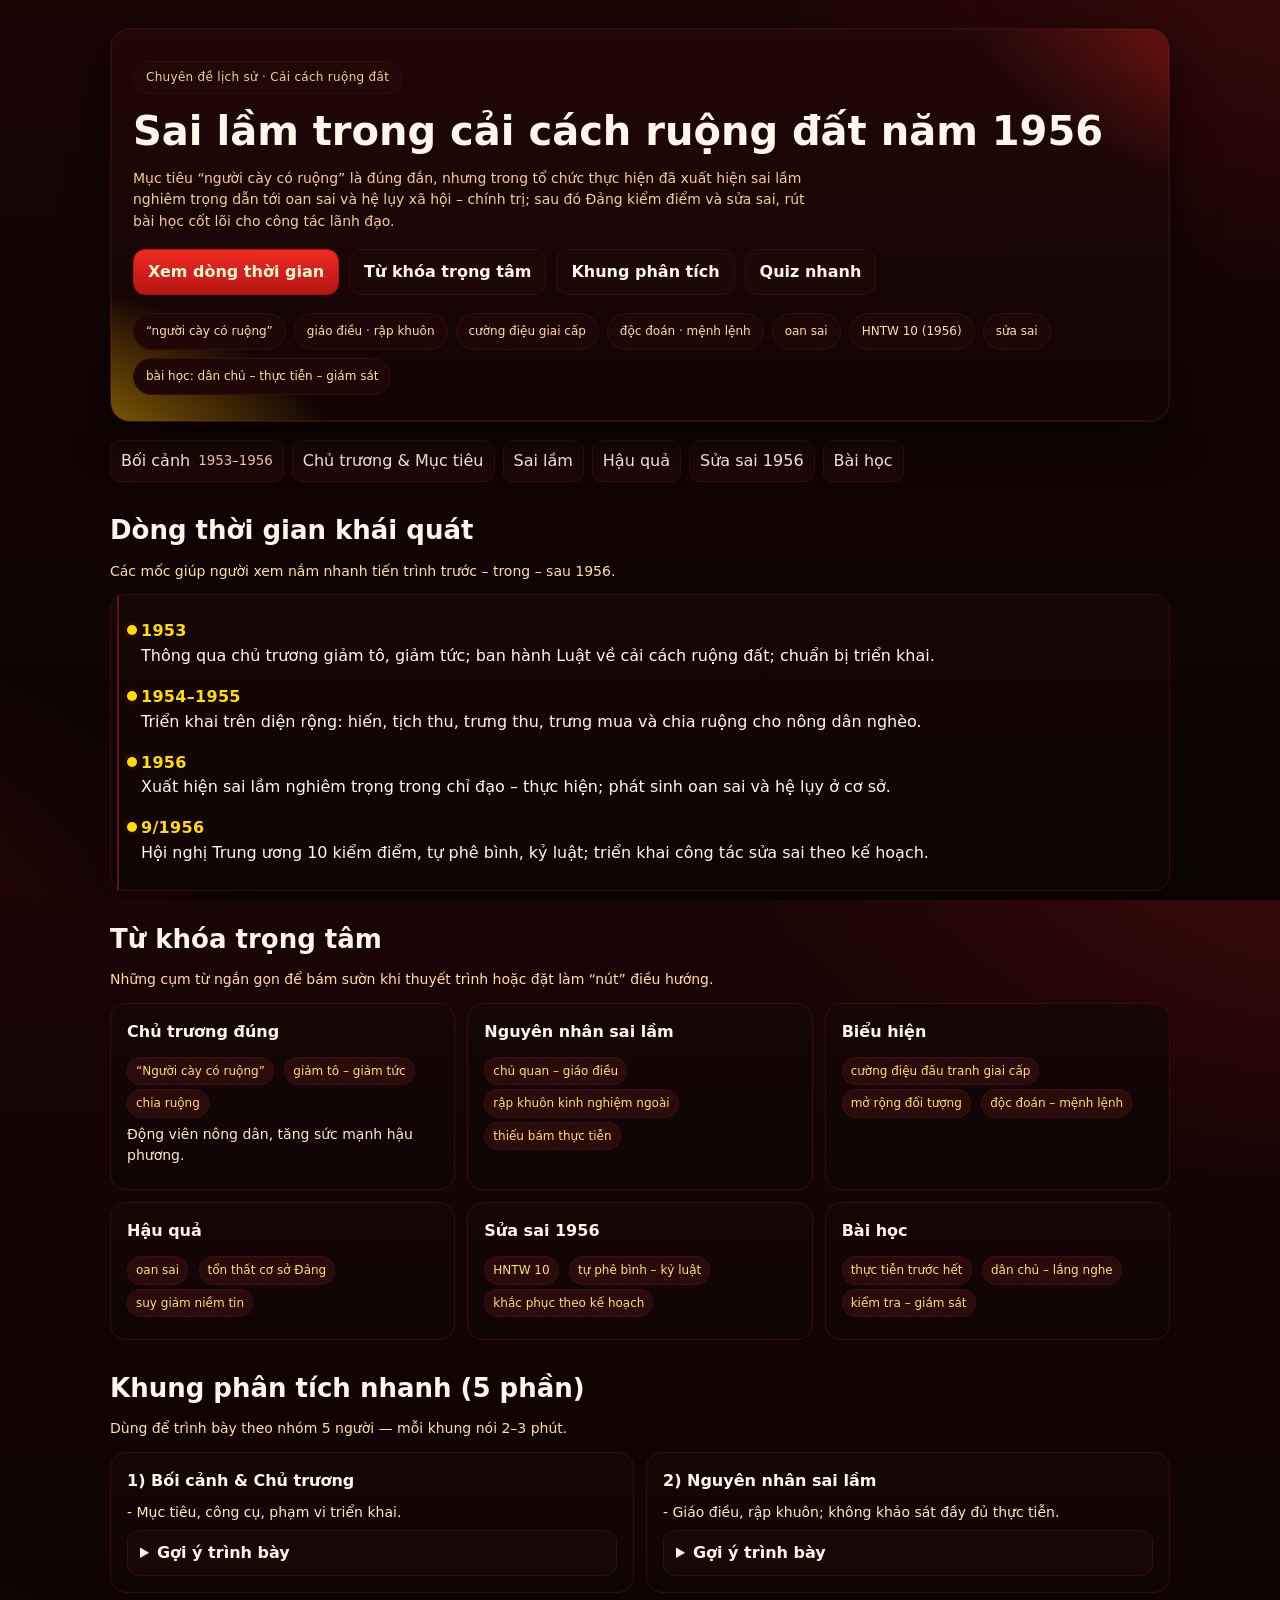
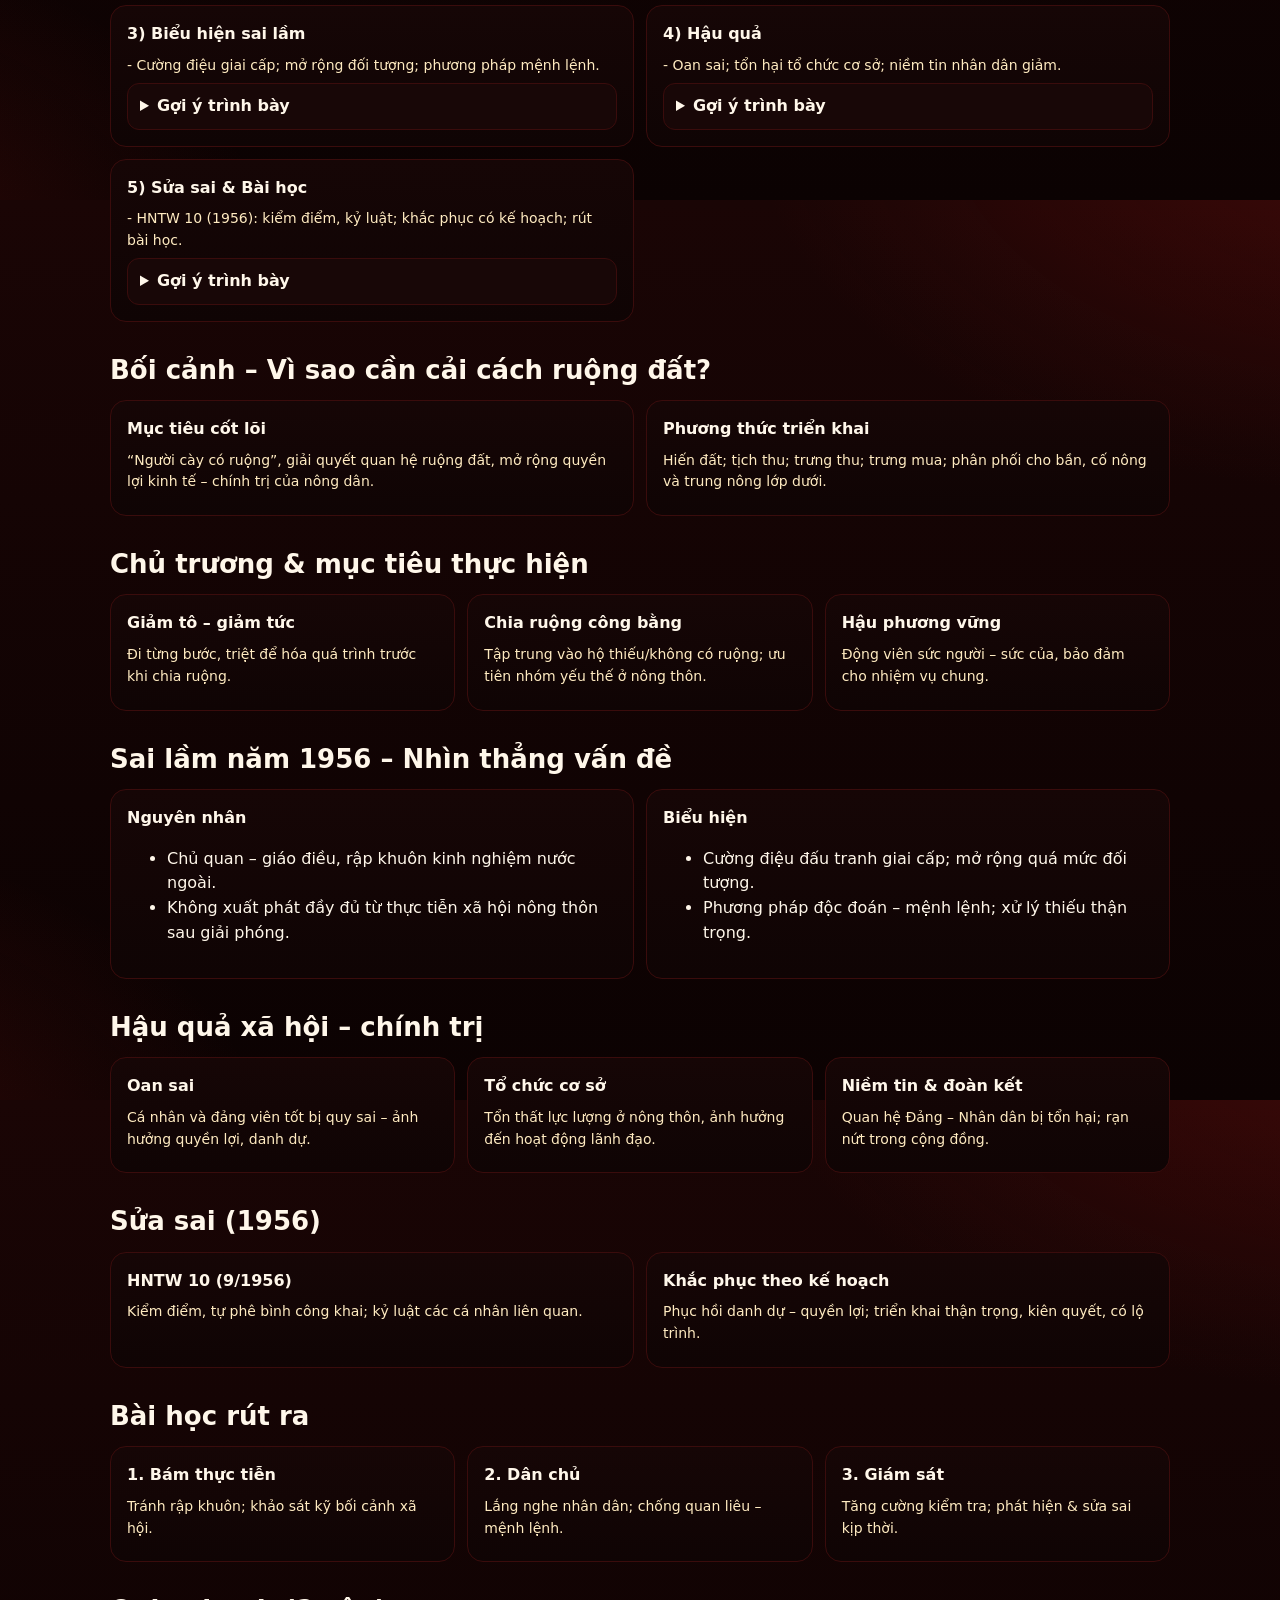
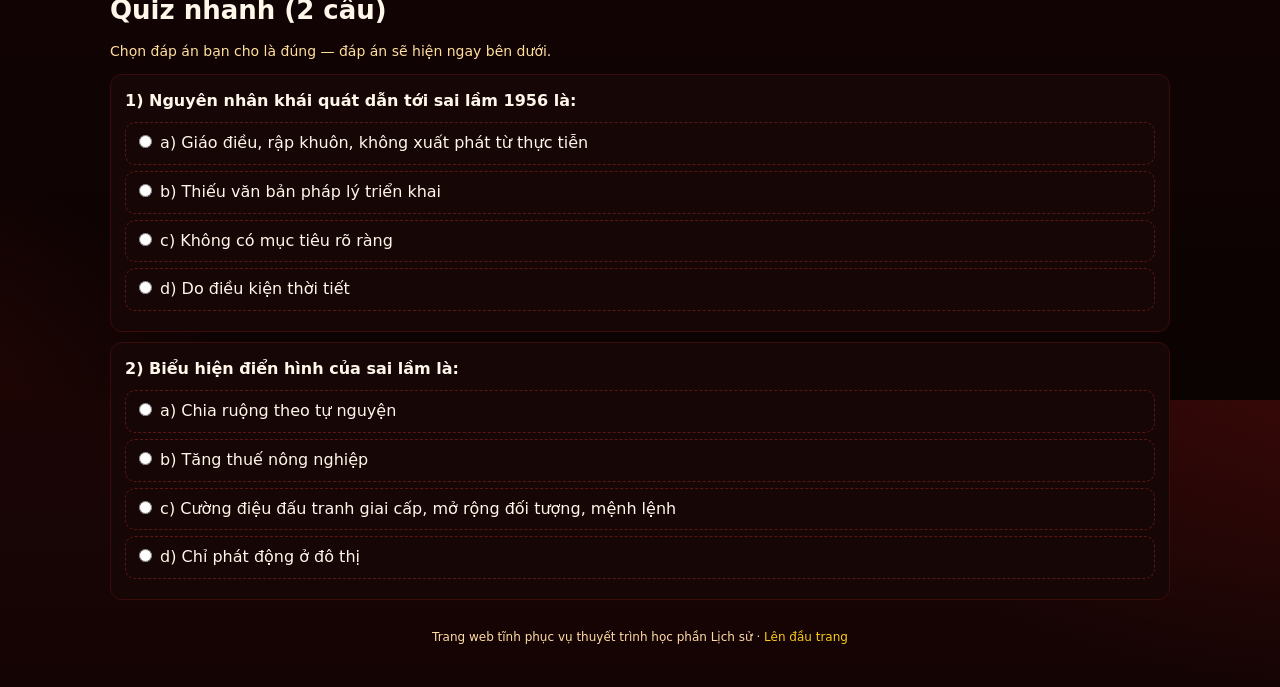
<file: home.html>
<!DOCTYPE html>
<html lang="vi">
<head>
<meta charset="utf-8" />
<meta name="viewport" content="width=device-width, initial-scale=1" />
<title>Sai lầm trong cải cách ruộng đất năm 1956</title>
<style>
  /* ====== PALETTE: VN FLAG ====== */
  :root{
    --red:#DA251D;           /* cờ đỏ VN */
    --red-deep:#8f120f;
    --red-dark:#250606;
    --gold:#FFDE00;          /* vàng sao */
    --gold-soft:#facc15;     /* vàng dịu */
    --ink:#0a0a0a;
    --bg:#120404;            /* nền tối ám đỏ */
    --panel:#1a0707;
    --card:#130505;
    --text:#fff7ea;          /* chữ sáng ngà */
    --muted:#f1cf90;         /* chữ phụ */
    --border:#3a0c0c;
    --ring:#ffd95a;
    --ok:#b7f0c2;
    --warn:#ffd166;
    --danger:#ff8a8a;
  }
  *{box-sizing:border-box}
  html,body{height:100%;margin:0}
  body{
    color:var(--text);
    font-family:Inter, system-ui, -apple-system, Segoe UI, Roboto, Arial, sans-serif;
    background:
      radial-gradient(1200px 700px at 110% -10%, #8f120f55 0%, transparent 55%),
      radial-gradient(900px 600px at -20% 110%, #DA251D33 0%, transparent 60%),
      linear-gradient(180deg, #1a0505 0%, #0b0202 100%);
    line-height:1.55;
    -webkit-font-smoothing:antialiased;
    -moz-osx-font-smoothing:grayscale;
  }
  .wrap{max-width:1100px;margin:0 auto;padding:28px 20px}
  /* ====== HERO ====== */
  .hero{
    position:relative; overflow:hidden;
    background:
      radial-gradient(900px 480px at 130% -20%, #DA251D 0%, transparent 60%),
      radial-gradient(700px 360px at -20% 120%, #ffbf00 0%, transparent 65%),
      linear-gradient(180deg, #210707 0%, #120404 100%);
    border:1px solid var(--border); border-radius:20px;
    padding:32px 22px 26px;
    box-shadow:0 18px 40px #0009, inset 0 0 0 1px #ffffff08;
  }
  .badge{display:inline-flex;gap:8px;align-items:center;background:#220707;border:1px solid var(--border);color:var(--muted);border-radius:999px;padding:6px 12px;font-size:12px;letter-spacing:.3px}
  .title{font-size:clamp(24px,3.6vw,40px);line-height:1.15;margin:14px 0 8px;font-weight:900}
  .subtitle{color:var(--muted);font-size:14px;max-width:78ch}
  .cta{margin-top:16px;display:flex;gap:10px;flex-wrap:wrap}
  .btn{
    background:linear-gradient(180deg, #f02a22, #b51612);
    border:1px solid #ae140f; color:#fff6d6; padding:10px 14px; border-radius:12px; font-weight:700;
    text-decoration:none; display:inline-block;
  }
  .btn.alt{background:#1d0808;border:1px solid var(--border);color:var(--text)}
  .btn:focus{outline:2px solid var(--ring); outline-offset:2px}
  .pills{display:flex;gap:8px;flex-wrap:wrap;margin:18px 0 0}
  .pill{background:#1e0707;border:1px solid var(--border);color:#ffdca6;padding:8px 12px;border-radius:999px;font-size:12px}
  /* ====== SECTION ====== */
  .section{margin:28px 0}
  .h2{font-size:clamp(18px,2.4vw,26px);font-weight:900;margin:0 0 10px}
  .lead{color:#ffdf9e;margin:0 0 12px;font-size:14px}
  .grid{display:grid;gap:12px}
  @media(min-width:900px){ .grid.cols-3{grid-template-columns:repeat(3,1fr)} .grid.cols-2{grid-template-columns:repeat(2,1fr)} }
  .card{
    background:linear-gradient(180deg, #160606 0%, #0f0404 100%);
    border:1px solid var(--border);border-radius:16px;padding:16px;position:relative;
  }
  .card h3{margin:0 0 8px;font-size:16px}
  .card p{margin:6px 0;color:#ffebc1;font-size:14px}
  .kw{display:inline-block;background:#2a0a0a;border:1px dashed #4a1212;color:#ffe164;padding:4px 8px;border-radius:999px;font-size:12px;margin:4px 6px 0 0}
  /* ====== TIMELINE ====== */
  .timeline{position:relative;padding-left:18px}
  .timeline::before{content:"";position:absolute;left:6px;top:0;bottom:0;width:2px;background:#5e1414}
  .t-item{position:relative;padding:8px 0 8px 12px}
  .t-item::before{content:"";position:absolute;left:-2px;top:14px;width:10px;height:10px;background:var(--gold);border-radius:50%;box-shadow:0 0 0 4px #5e141433}
  .t-year{font-weight:900;color:var(--gold);letter-spacing:.3px}
  /* ====== ACCORDIONS ====== */
  details{border:1px solid var(--border);background:#180707;border-radius:12px;padding:10px 12px}
  summary{cursor:pointer;font-weight:800}
  details p{color:#ffe6b0;font-size:14px}
  /* ====== QUIZ ====== */
  .quiz{display:grid;gap:10px}
  .q{background:#160606;border:1px solid var(--border);border-radius:12px;padding:14px}
  .q h4{margin:0 0 8px}
  .opt{display:block;margin:6px 0;padding:8px;border:1px dashed #5b1616;border-radius:10px;cursor:pointer}
  input[type="radio"]{accent-color:#FFD54A}
  .answer{margin-top:8px;font-size:13px;color:var(--ok);display:none}
  .q[data-correct="a"] #ra:checked ~ .answer,
  .q[data-correct="b"] #rb:checked ~ .answer,
  .q[data-correct="c"] #rc:checked ~ .answer,
  .q[data-correct="d"] #rd:checked ~ .answer{display:block}
  /* ====== LINKS / ANCHORS ====== */
  .anchors{display:flex;gap:8px;flex-wrap:wrap}
  .anchor{display:inline-flex;gap:8px;align-items:center;padding:8px 10px;border-radius:10px;border:1px solid var(--border);background:#1b0707;color:var(--text);text-decoration:none}
  .anchor small{color:#ffdca6}
  a{color:var(--gold-soft);text-decoration:none}
  a:hover{text-decoration:underline}
  /* ====== HEIGHT & LAYOUT TWEAKS FOR EMBED ====== */
  .minvh{min-height:100vh;display:block}
  .footer{margin:24px 0 8px;color:#ffdca6;text-align:center;font-size:12px}
</style>
</head>
<body>
  <div class="wrap minvh" id="top">
    <header class="hero">
      <span class="badge">Chuyên đề lịch sử · Cải cách ruộng đất</span>
      <h1 class="title">Sai lầm trong cải cách ruộng đất năm 1956</h1>
      <p class="subtitle">
        Mục tiêu “người cày có ruộng” là đúng đắn, nhưng trong tổ chức thực hiện đã xuất hiện
        sai lầm nghiêm trọng dẫn tới oan sai và hệ lụy xã hội – chính trị; sau đó Đảng kiểm điểm
        và sửa sai, rút bài học cốt lõi cho công tác lãnh đạo.
      </p>
      <div class="cta">
        <a class="btn" href="#timeline">Xem dòng thời gian</a>
        <a class="btn alt" href="#keywords">Từ khóa trọng tâm</a>
        <a class="btn alt" href="#analysis">Khung phân tích</a>
        <a class="btn alt" href="#quiz">Quiz nhanh</a>
      </div>
      <div class="pills" aria-hidden="true">
        <span class="pill">“người cày có ruộng”</span>
        <span class="pill">giáo điều · rập khuôn</span>
        <span class="pill">cường điệu giai cấp</span>
        <span class="pill">độc đoán · mệnh lệnh</span>
        <span class="pill">oan sai</span>
        <span class="pill">HNTW 10 (1956)</span>
        <span class="pill">sửa sai</span>
        <span class="pill">bài học: dân chủ – thực tiễn – giám sát</span>
      </div>
    </header>

    <!-- Quick anchors -->
    <div class="section" style="margin-top:18px">
      <div class="anchors">
        <a class="anchor" href="#context">Bối cảnh <small>1953–1956</small></a>
        <a class="anchor" href="#policy">Chủ trương & Mục tiêu</a>
        <a class="anchor" href="#mistakes">Sai lầm</a>
        <a class="anchor" href="#impact">Hậu quả</a>
        <a class="anchor" href="#fix">Sửa sai 1956</a>
        <a class="anchor" href="#lessons">Bài học</a>
      </div>
    </div>

    <!-- Timeline -->
    <section class="section" id="timeline">
      <h2 class="h2">Dòng thời gian khái quát</h2>
      <p class="lead">Các mốc giúp người xem nắm nhanh tiến trình trước – trong – sau 1956.</p>
      <div class="card timeline">
        <div class="t-item">
          <div class="t-year">1953</div>
          <div>Thông qua chủ trương giảm tô, giảm tức; ban hành Luật về cải cách ruộng đất; chuẩn bị triển khai.</div>
        </div>
        <div class="t-item">
          <div class="t-year">1954–1955</div>
          <div>Triển khai trên diện rộng: hiến, tịch thu, trưng thu, trưng mua và chia ruộng cho nông dân nghèo.</div>
        </div>
        <div class="t-item">
          <div class="t-year">1956</div>
          <div>Xuất hiện sai lầm nghiêm trọng trong chỉ đạo – thực hiện; phát sinh oan sai và hệ lụy ở cơ sở.</div>
        </div>
        <div class="t-item">
          <div class="t-year">9/1956</div>
          <div>Hội nghị Trung ương 10 kiểm điểm, tự phê bình, kỷ luật; triển khai công tác sửa sai theo kế hoạch.</div>
        </div>
      </div>
    </section>

    <!-- Keywords -->
    <section class="section" id="keywords">
      <h2 class="h2">Từ khóa trọng tâm</h2>
      <p class="lead">Những cụm từ ngắn gọn để bám sườn khi thuyết trình hoặc đặt làm “nút” điều hướng.</p>
      <div class="grid cols-3">
        <div class="card">
          <h3>Chủ trương đúng</h3>
          <p><span class="kw">“Người cày có ruộng”</span> <span class="kw">giảm tô – giảm tức</span> <span class="kw">chia ruộng</span></p>
          <p>Động viên nông dân, tăng sức mạnh hậu phương.</p>
        </div>
        <div class="card">
          <h3>Nguyên nhân sai lầm</h3>
          <p><span class="kw">chủ quan – giáo điều</span> <span class="kw">rập khuôn kinh nghiệm ngoài</span> <span class="kw">thiếu bám thực tiễn</span></p>
        </div>
        <div class="card">
          <h3>Biểu hiện</h3>
          <p><span class="kw">cường điệu đấu tranh giai cấp</span> <span class="kw">mở rộng đối tượng</span> <span class="kw">độc đoán – mệnh lệnh</span></p>
        </div>
        <div class="card">
          <h3>Hậu quả</h3>
          <p><span class="kw">oan sai</span> <span class="kw">tổn thất cơ sở Đảng</span> <span class="kw">suy giảm niềm tin</span></p>
        </div>
        <div class="card">
          <h3>Sửa sai 1956</h3>
          <p><span class="kw">HNTW 10</span> <span class="kw">tự phê bình – kỷ luật</span> <span class="kw">khắc phục theo kế hoạch</span></p>
        </div>
        <div class="card">
          <h3>Bài học</h3>
          <p><span class="kw">thực tiễn trước hết</span> <span class="kw">dân chủ – lắng nghe</span> <span class="kw">kiểm tra – giám sát</span></p>
        </div>
      </div>
    </section>

    <!-- Analysis frames -->
    <section class="section" id="analysis">
      <h2 class="h2">Khung phân tích nhanh (5 phần)</h2>
      <p class="lead">Dùng để trình bày theo nhóm 5 người — mỗi khung nói 2–3 phút.</p>
      <div class="grid cols-2">
        <div class="card">
          <h3>1) Bối cảnh & Chủ trương</h3>
          <p>- Mục tiêu, công cụ, phạm vi triển khai.</p>
          <details><summary>Gợi ý trình bày</summary><p>Nhấn mục tiêu “người cày có ruộng”; hiến/tịch thu/trưng thu/trưng mua & chia ruộng.</p></details>
        </div>
        <div class="card">
          <h3>2) Nguyên nhân sai lầm</h3>
          <p>- Giáo điều, rập khuôn; không khảo sát đầy đủ thực tiễn.</p>
          <details><summary>Gợi ý trình bày</summary><p>Chỉ ra sự lệch giữa kinh nghiệm ngoài và bối cảnh nông thôn sau giải phóng.</p></details>
        </div>
        <div class="card">
          <h3>3) Biểu hiện sai lầm</h3>
          <p>- Cường điệu giai cấp; mở rộng đối tượng; phương pháp mệnh lệnh.</p>
          <details><summary>Gợi ý trình bày</summary><p>Nêu ví dụ khái quát: quy sai tư cách, xử lý nóng vội.</p></details>
        </div>
        <div class="card">
          <h3>4) Hậu quả</h3>
          <p>- Oan sai; tổn hại tổ chức cơ sở; niềm tin nhân dân giảm.</p>
          <details><summary>Gợi ý trình bày</summary><p>Tách hệ quả chính trị, xã hội và tâm lý cộng đồng.</p></details>
        </div>
        <div class="card">
          <h3>5) Sửa sai & Bài học</h3>
          <p>- HNTW 10 (1956): kiểm điểm, kỷ luật; khắc phục có kế hoạch; rút bài học.</p>
          <details><summary>Gợi ý trình bày</summary><p>Nhấn tinh thần dám nhìn thẳng sự thật; bài học: dân chủ, thực tiễn, giám sát.</p></details>
        </div>
      </div>
    </section>

    <!-- Context -->
    <section class="section" id="context">
      <h2 class="h2">Bối cảnh – Vì sao cần cải cách ruộng đất?</h2>
      <div class="grid cols-2">
        <div class="card">
          <h3>Mục tiêu cốt lõi</h3>
          <p>“Người cày có ruộng”, giải quyết quan hệ ruộng đất, mở rộng quyền lợi kinh tế – chính trị của nông dân.</p>
        </div>
        <div class="card">
          <h3>Phương thức triển khai</h3>
          <p>Hiến đất; tịch thu; trưng thu; trưng mua; phân phối cho bần, cố nông và trung nông lớp dưới.</p>
        </div>
      </div>
    </section>

    <!-- Policy -->
    <section class="section" id="policy">
      <h2 class="h2">Chủ trương & mục tiêu thực hiện</h2>
      <div class="grid cols-3">
        <div class="card">
          <h3>Giảm tô – giảm tức</h3>
          <p>Đi từng bước, triệt để hóa quá trình trước khi chia ruộng.</p>
        </div>
        <div class="card">
          <h3>Chia ruộng công bằng</h3>
          <p>Tập trung vào hộ thiếu/không có ruộng; ưu tiên nhóm yếu thế ở nông thôn.</p>
        </div>
        <div class="card">
          <h3>Hậu phương vững</h3>
          <p>Động viên sức người – sức của, bảo đảm cho nhiệm vụ chung.</p>
        </div>
      </div>
    </section>

    <!-- Mistakes -->
    <section class="section" id="mistakes">
      <h2 class="h2">Sai lầm năm 1956 – Nhìn thẳng vấn đề</h2>
      <div class="grid cols-2">
        <div class="card">
          <h3>Nguyên nhân</h3>
          <ul>
            <li>Chủ quan – giáo điều, rập khuôn kinh nghiệm nước ngoài.</li>
            <li>Không xuất phát đầy đủ từ thực tiễn xã hội nông thôn sau giải phóng.</li>
          </ul>
        </div>
        <div class="card">
          <h3>Biểu hiện</h3>
          <ul>
            <li>Cường điệu đấu tranh giai cấp; mở rộng quá mức đối tượng.</li>
            <li>Phương pháp độc đoán – mệnh lệnh; xử lý thiếu thận trọng.</li>
          </ul>
        </div>
      </div>
    </section>

    <!-- Impact -->
    <section class="section" id="impact">
      <h2 class="h2">Hậu quả xã hội – chính trị</h2>
      <div class="grid cols-3">
        <div class="card">
          <h3>Oan sai</h3>
          <p>Cá nhân và đảng viên tốt bị quy sai – ảnh hưởng quyền lợi, danh dự.</p>
        </div>
        <div class="card">
          <h3>Tổ chức cơ sở</h3>
          <p>Tổn thất lực lượng ở nông thôn, ảnh hưởng đến hoạt động lãnh đạo.</p>
        </div>
        <div class="card">
          <h3>Niềm tin & đoàn kết</h3>
          <p>Quan hệ Đảng – Nhân dân bị tổn hại; rạn nứt trong cộng đồng.</p>
        </div>
      </div>
    </section>

    <!-- Fix -->
    <section class="section" id="fix">
      <h2 class="h2">Sửa sai (1956)</h2>
      <div class="grid cols-2">
        <div class="card">
          <h3>HNTW 10 (9/1956)</h3>
          <p>Kiểm điểm, tự phê bình công khai; kỷ luật các cá nhân liên quan.</p>
        </div>
        <div class="card">
          <h3>Khắc phục theo kế hoạch</h3>
          <p>Phục hồi danh dự – quyền lợi; triển khai thận trọng, kiên quyết, có lộ trình.</p>
        </div>
      </div>
    </section>

    <!-- Lessons -->
    <section class="section" id="lessons">
      <h2 class="h2">Bài học rút ra</h2>
      <div class="grid cols-3">
        <div class="card"><h3>1. Bám thực tiễn</h3><p>Tránh rập khuôn; khảo sát kỹ bối cảnh xã hội.</p></div>
        <div class="card"><h3>2. Dân chủ</h3><p>Lắng nghe nhân dân; chống quan liêu – mệnh lệnh.</p></div>
        <div class="card"><h3>3. Giám sát</h3><p>Tăng cường kiểm tra; phát hiện & sửa sai kịp thời.</p></div>
      </div>
    </section>

    <!-- Quiz -->
    <section class="section" id="quiz">
      <h2 class="h2">Quiz nhanh (2 câu)</h2>
      <p class="lead">Chọn đáp án bạn cho là đúng — đáp án sẽ hiện ngay bên dưới.</p>
      <div class="quiz">
        <div class="q" data-correct="a">
          <h4>1) Nguyên nhân khái quát dẫn tới sai lầm 1956 là:</h4>
          <label class="opt"><input type="radio" id="ra" name="q1"> a) Giáo điều, rập khuôn, không xuất phát từ thực tiễn</label>
          <label class="opt"><input type="radio" id="rb" name="q1"> b) Thiếu văn bản pháp lý triển khai</label>
          <label class="opt"><input type="radio" id="rc" name="q1"> c) Không có mục tiêu rõ ràng</label>
          <label class="opt"><input type="radio" id="rd" name="q1"> d) Do điều kiện thời tiết</label>
          <div class="answer">✔ Đúng rồi! Trọng tâm là sự giáo điều/rập khuôn và không bám sát thực tiễn.</div>
        </div>
        <div class="q" data-correct="c">
          <h4>2) Biểu hiện điển hình của sai lầm là:</h4>
          <label class="opt"><input type="radio" id="r2a" name="q2"> a) Chia ruộng theo tự nguyện</label>
          <label class="opt"><input type="radio" id="r2b" name="q2"> b) Tăng thuế nông nghiệp</label>
          <label class="opt"><input type="radio" id="r2c" name="q2"> c) Cường điệu đấu tranh giai cấp, mở rộng đối tượng, mệnh lệnh</label>
          <label class="opt"><input type="radio" id="r2d" name="q2"> d) Chỉ phát động ở đô thị</label>
          <div class="answer">✔ Chính xác! Cường điệu đấu tranh giai cấp + mở rộng đối tượng + mệnh lệnh.</div>
        </div>
      </div>
    </section>

    <footer class="footer">
      <p>Trang web tĩnh phục vụ thuyết trình học phần Lịch sử · <a href="#top">Lên đầu trang</a></p>
    </footer>
  </div>

<script>
  /* Smooth scroll trong khung nhúng */
  document.querySelectorAll('a[href^="#"]').forEach(a=>{
    a.addEventListener('click', e=>{
      const id = a.getAttribute('href');
      if(id.length>1){
        e.preventDefault();
        document.querySelector(id)?.scrollIntoView({behavior:'smooth', block:'start'});
      }
    })
  });

  /* Giảm khoảng trắng: đặt chiều cao body theo nội dung sau khi render */
  function fitHeight(){
    const h = document.documentElement.scrollHeight;
    document.body.style.height = h + 'px';
  }
  window.addEventListener('load', fitHeight);
  window.addEventListener('resize', ()=>{ clearTimeout(window.__rsz); window.__rsz=setTimeout(fitHeight,150); });

  /* Bảo đảm vùng nhìn tối thiểu 100vh trong khối embed */
  (function ensureMinVh(){
    const root = document.querySelector('.minvh');
    if(root){ root.style.minHeight = Math.max(window.innerHeight, root.offsetHeight) + 'px'; }
  })();
</script>
</body>
</html>
</file>
